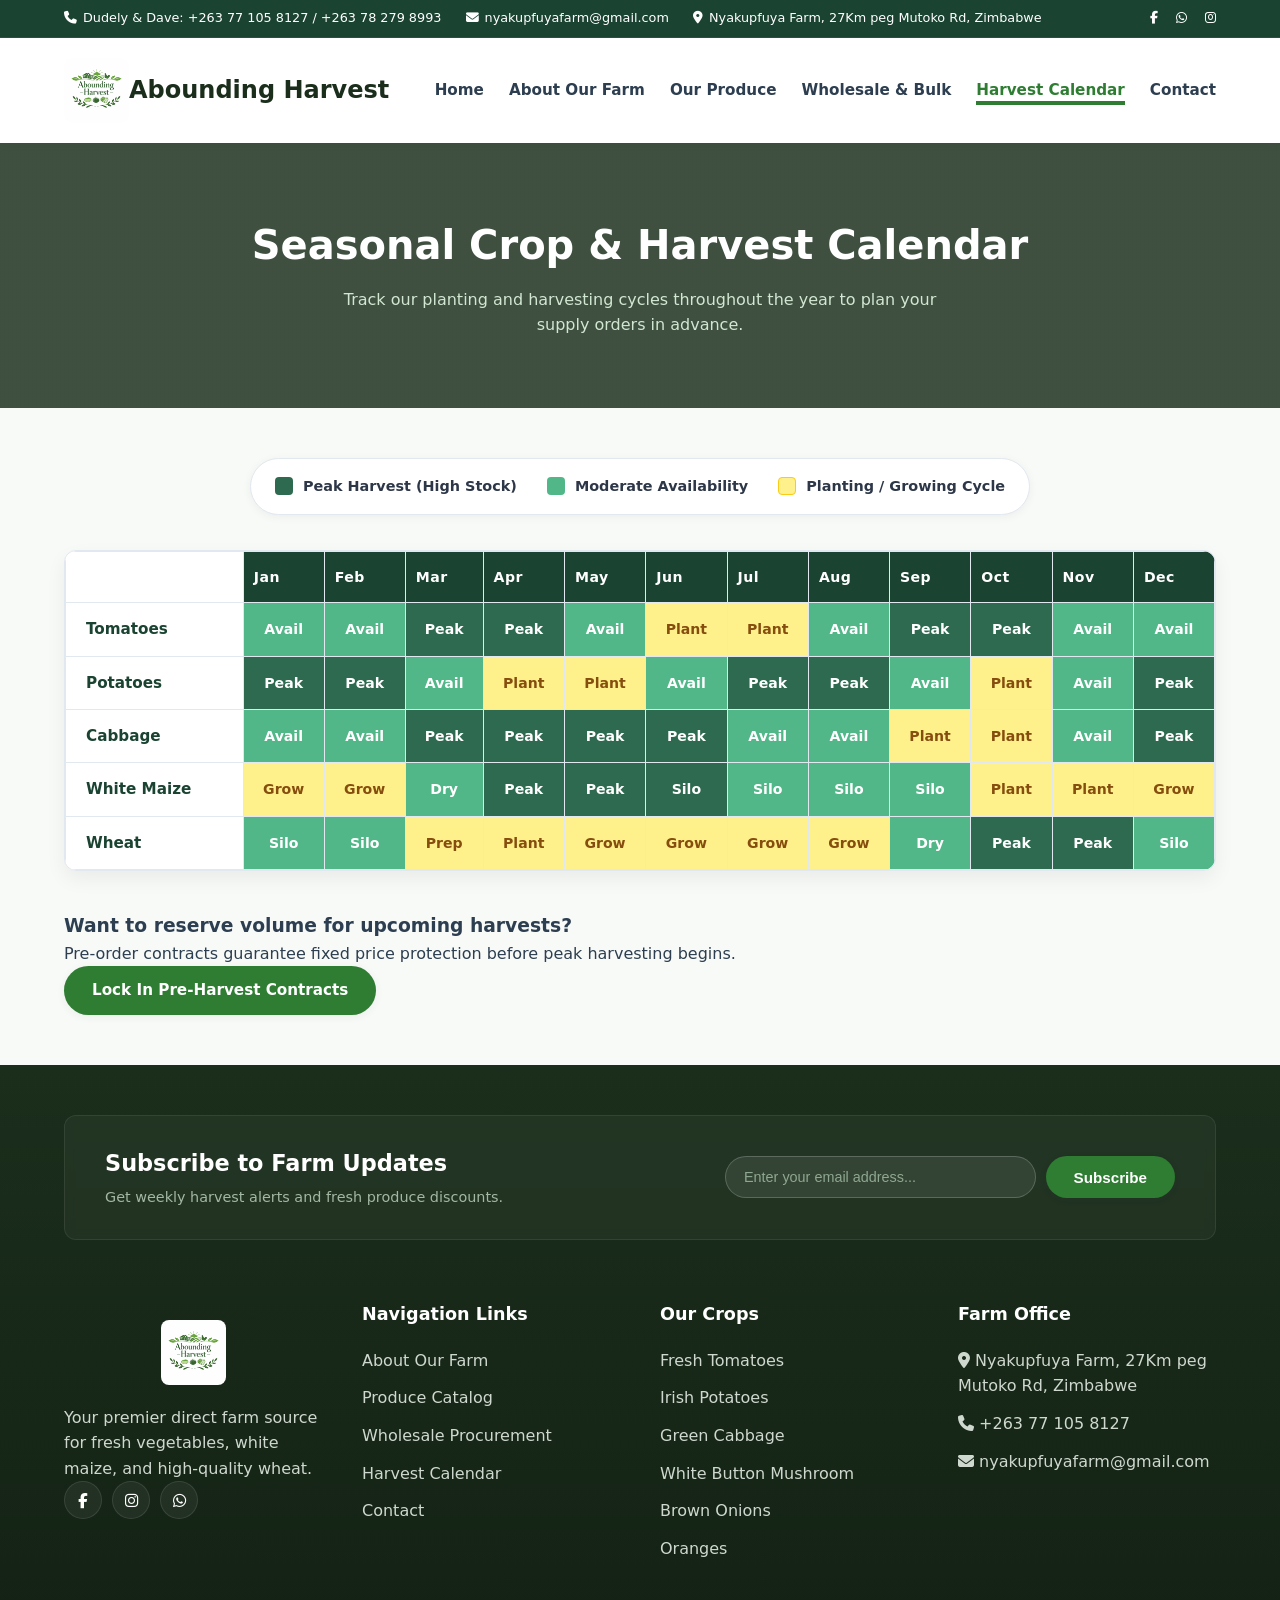
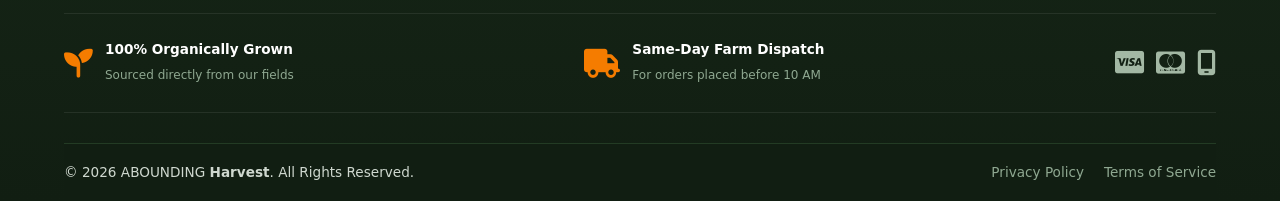
<file: Nyakupfuya Farm Website/harvest_calender.html>
<!DOCTYPE html>
<html lang="en">
<head>
  <meta charset="UTF-8">
  <meta name="viewport" content="width=device-width, initial-scale=1.0">
  <title>Harvest Calendar | Abounding Harvest</title>
  
  <!-- FontAwesome Icons -->
  <link rel="stylesheet" href="https://cdnjs.cloudflare.com/ajax/libs/font-awesome/6.4.0/css/all.min.css">
  
  <!-- Stylesheets & Scripts -->
  <link rel="stylesheet" href="style.css">
  <script src="script.js" defer></script>
</head>
<body>

  <!-- ================= TOP BAR ================= -->
  <div class="top-bar">
    <div class="container top-bar-content">
      <div class="top-info">
        <span><i class="fa-solid fa-phone"></i> Dudely & Dave: +263 77 105 8127 / +263 78 279 8993</span>
        <span><i class="fa-solid fa-envelope"></i> nyakupfuyafarm@gmail.com</span>
        <span><i class="fa-solid fa-location-dot"></i> Nyakupfuya Farm, 27Km peg Mutoko Rd, Zimbabwe</span>
      </div>
      <div class="top-socials">
        <a href="https://facebook.com" target="_blank" rel="noopener" aria-label="Facebook"><i class="fab fa-facebook-f"></i></a>
        <a href="https://wa.me/263782798993" target="_blank" rel="noopener" aria-label="WhatsApp"><i class="fab fa-whatsapp"></i></a>
        <a href="https://instagram.com" target="_blank" rel="noopener" aria-label="Instagram"><i class="fab fa-instagram"></i></a>
      </div>
    </div>
  </div>

  <!-- ================= NAVIGATION ================= -->
  <header class="main-header">
    <div class="container header-flex">
      <a href="index.html" class="logo">
        <img src="logo.jpg" alt="Nyakupfuya Farm Logo">
        <span>Abounding <strong>Harvest</strong></span>
      </a>

      <button class="mobile-menu-btn" id="mobile-toggle" aria-label="Toggle Menu">
        <i class="fa-solid fa-bars"></i>
      </button>

      <nav class="nav-menu" id="nav-menu">
        <ul class="nav-list">
          <li><a href="index.html">Home</a></li>
          <li><a href="aabout my farm.html">About Our Farm</a></li>
          <li><a href="shop.html">Our Produce</a></li>
          <li><a href="wholesale.html">Wholesale & Bulk</a></li>
          <li><a href="harvest_calender.html" class="active">Harvest Calendar</a></li>
          <li><a href="contact uss.html">Contact</a></li>
        </ul>
      </nav>
    </div>
  </header>

  <!-- ================= PAGE BANNER ================= -->
  <header class="page-banner calendar-banner">
    <div class="container">
      <h1>Seasonal Crop & Harvest Calendar</h1>
      <p>Track our planting and harvesting cycles throughout the year to plan your supply orders in advance.</p>
    </div>
  </header>

  <!-- ================= CALENDAR SECTION ================= -->
  <section class="calendar-section">
    <div class="container">
      
      <div class="calendar-legend">
        <div class="legend-item"><span class="box peak"></span> Peak Harvest (High Stock)</div>
        <div class="legend-item"><span class="box available"></span> Moderate Availability</div>
        <div class="legend-item"><span class="box planting"></span> Planting / Growing Cycle</div>
      </div>

      <!-- HARVEST TIMELINE TABLE -->
      <div class="calendar-table-wrapper">
        <table class="harvest-table">
          <thead>
            <tr>
              <th>Crop</th>
              <th>Jan</th><th>Feb</th><th>Mar</th><th>Apr</th>
              <th>May</th><th>Jun</th><th>Jul</th><th>Aug</th>
              <th>Sep</th><th>Oct</th><th>Nov</th><th>Dec</th>
            </tr>
          </thead>
          <tbody>
            <tr>
              <td><strong>Tomatoes</strong></td>
              <td class="available">Avail</td><td class="available">Avail</td><td class="peak">Peak</td><td class="peak">Peak</td>
              <td class="available">Avail</td><td class="planting">Plant</td><td class="planting">Plant</td><td class="available">Avail</td>
              <td class="peak">Peak</td><td class="peak">Peak</td><td class="available">Avail</td><td class="available">Avail</td>
            </tr>
            <tr>
              <td><strong>Potatoes</strong></td>
              <td class="peak">Peak</td><td class="peak">Peak</td><td class="available">Avail</td><td class="planting">Plant</td>
              <td class="planting">Plant</td><td class="available">Avail</td><td class="peak">Peak</td><td class="peak">Peak</td>
              <td class="available">Avail</td><td class="planting">Plant</td><td class="available">Avail</td><td class="peak">Peak</td>
            </tr>
            <tr>
              <td><strong>Cabbage</strong></td>
              <td class="available">Avail</td><td class="available">Avail</td><td class="peak">Peak</td><td class="peak">Peak</td>
              <td class="peak">Peak</td><td class="peak">Peak</td><td class="available">Avail</td><td class="available">Avail</td>
              <td class="planting">Plant</td><td class="planting">Plant</td><td class="available">Avail</td><td class="peak">Peak</td>
            </tr>
            <tr>
              <td><strong>White Maize</strong></td>
              <td class="planting">Grow</td><td class="planting">Grow</td><td class="available">Dry</td><td class="peak">Peak</td>
              <td class="peak">Peak</td><td class="peak">Silo</td><td class="available">Silo</td><td class="available">Silo</td>
              <td class="available">Silo</td><td class="planting">Plant</td><td class="planting">Plant</td><td class="planting">Grow</td>
            </tr>
            <tr>
              <td><strong>Wheat</strong></td>
              <td class="available">Silo</td><td class="available">Silo</td><td class="planting">Prep</td><td class="planting">Plant</td>
              <td class="planting">Grow</td><td class="planting">Grow</td><td class="planting">Grow</td><td class="planting">Grow</td>
              <td class="available">Dry</td><td class="peak">Peak</td><td class="peak">Peak</td><td class="available">Silo</td>
            </tr>
          </tbody>
        </table>
      </div>

      <div class="calendar-cta">
        <h3>Want to reserve volume for upcoming harvests?</h3>
        <p>Pre-order contracts guarantee fixed price protection before peak harvesting begins.</p>
        <a href="wholesale.html" class="btn btn-primary">Lock In Pre-Harvest Contracts</a>
      </div>

    </div>
  </section>

  <!-- ================= FOOTER ================= -->
  <footer id="contact" class="main-footer">
    <div class="container">
      
      <!-- Newsletter Strip -->
      <div class="footer-newsletter-banner">
        <div class="newsletter-text">
          <h3>Subscribe to Farm Updates</h3>
          <p>Get weekly harvest alerts and fresh produce discounts.</p>
        </div>
       
        <form action="https://formspree.io/f/xyegdaql" method="POST" class="newsletter-form">
          <input type="hidden" name="_subject" value="New Farm Newsletter Subscriber">
          <input type="email" name="subscriber_email" class="newsletter-input" placeholder="Enter your email address..." required />
          <button type="submit" class="btn btn-primary">Subscribe</button>
        </form>
      </div>

      <!-- Main Footer Grid -->
      <div class="footer-grid">
        
        <!-- Brand & Social -->
        <div class="footer-logo">
          <a href="index.html" class="logo footer-logo">
            <img src="logo.jpg" alt="Abounding Harvest logo">
          </a>
          <p>Your premier direct farm source for fresh vegetables, white maize, and high-quality wheat.</p>
          <div class="footer-social-pills">
            <a href="https://facebook.com" target="_blank" rel="noopener" class="social-pill" aria-label="Facebook"><i class="fa-brands fa-facebook-f"></i></a>
            <a href="https://instagram.com" target="_blank" rel="noopener" class="social-pill" aria-label="Instagram"><i class="fa-brands fa-instagram"></i></a>
            <a href="https://wa.me/263782798993" target="_blank" rel="noopener" class="social-pill" aria-label="WhatsApp"><i class="fa-brands fa-whatsapp"></i></a>
          </div>
        </div>

        <!-- Quick Links -->
        <div class="footer-col">
          <h4>Navigation Links</h4>
          <ul>
            <li><a href="aabout my farm.html">About Our Farm</a></li>
            <li><a href="shop.html">Produce Catalog</a></li>
            <li><a href="wholesale.html">Wholesale Procurement</a></li>
            <li><a href="harvest_calender.html">Harvest Calendar</a></li>
            <li><a href="contact uss.html">Contact</a></li>
          </ul>
        </div>

        <!-- Our Crops -->
        <div class="footer-col">
          <h4>Our Crops</h4>
          <ul>
            <li><a href="shop.html">Fresh Tomatoes</a></li>
            <li><a href="shop.html">Irish Potatoes</a></li>
            <li><a href="shop.html">Green Cabbage</a></li>
            <li><a href="shop.html">White Button Mushroom</a></li>
            <li><a href="shop.html">Brown Onions</a></li>
            <li><a href="shop.html">Oranges</a></li>
          </ul>
        </div>

        <!-- Farm Office -->
        <div class="footer-col">
          <h4>Farm Office</h4>
          <ul class="contact-list">
            <li><i class="fa-solid fa-location-dot"></i> Nyakupfuya Farm, 27Km peg Mutoko Rd, Zimbabwe</li>
            <li>
              <a href="https://wa.me/263782798993" target="_blank" style="color: inherit; text-decoration: none;">
                <i class="fa-solid fa-phone"></i> +263 77 105 8127
              </a>
            </li>
            <li>
              <a href="mailto:nyakupfuyafarm@gmail.com" style="color: inherit; text-decoration: none;">
                <i class="fa-solid fa-envelope"></i> nyakupfuyafarm@gmail.com
              </a>
            </li>
          </ul>
        </div>

      </div>

      <!-- Trust Badges Bar -->
      <div class="footer-trust-bar">
        <div class="trust-badge-item">
          <i class="fa-solid fa-seedling"></i>
          <div>
            <span>100% Organically Grown</span>
            <small>Sourced directly from our fields</small>
          </div>
        </div>
        <div class="trust-badge-item">
          <i class="fa-solid fa-truck"></i>
          <div>
            <span>Same-Day Farm Dispatch</span>
            <small>For orders placed before 10 AM</small>
          </div>
        </div>
        <div class="payment-icons">
          <i class="fa-brands fa-cc-visa"></i>
          <i class="fa-brands fa-cc-mastercard"></i>
          <i class="fa-solid fa-mobile-screen"></i>
        </div>
      </div>

      <!-- Copyright Bar -->
      <div class="footer-bottom">
        <div class="bottom-flex">
          <p>&copy; 2026 ABOUNDING <strong>Harvest</strong>. All Rights Reserved.</p>
          <div class="bottom-links">
            <a href="#">Privacy Policy</a>
            <a href="#">Terms of Service</a>
          </div>
        </div>
      </div>

    </div>
  </footer>
  <div style="overflow-x: auto; width: 100%;">
  <table class="calendar-table">
    <!-- Existing table content -->
  </table>
</div>

  <!-- SMART DUAL SCROLL BUTTON -->
  <button id="scrollBtn" aria-label="Scroll Toggle">↓</button>

</body>
</html>
</file>
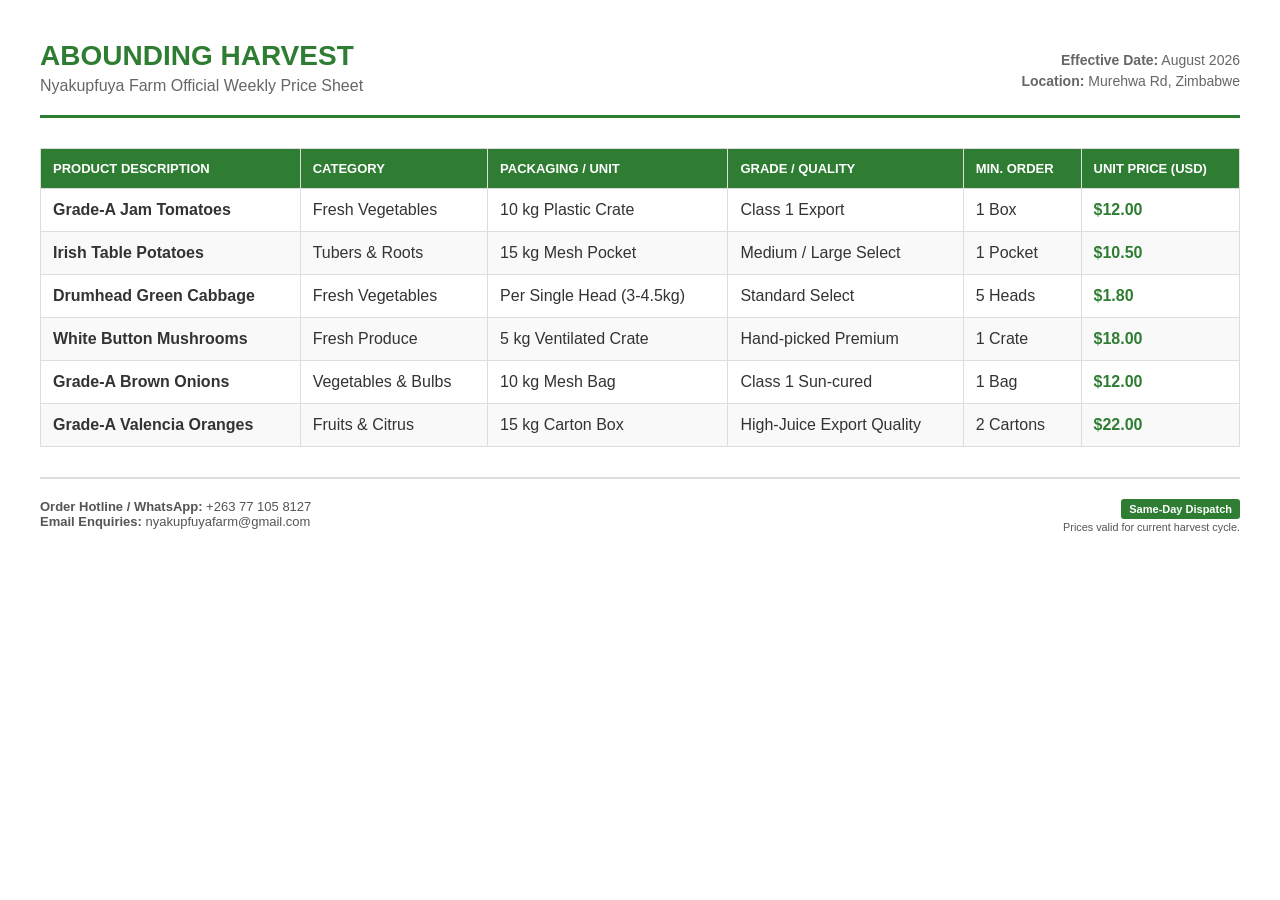
<file: Nyakupfuya Farm Website/price-sheet.html>
<!DOCTYPE html>
<html lang="en">
<head>
  <meta charset="UTF-8">
  <title>Nyakupfuya Farm - Official Weekly Price Sheet</title>
  <style>
    body {
      font-family: Arial, sans-serif;
      color: #333;
      margin: 0;
      padding: 40px;
      background-color: #fff;
    }
    .header {
      display: flex;
      justify-content: space-between;
      align-items: center;
      border-bottom: 3px solid #2e7d32;
      padding-bottom: 20px;
      margin-bottom: 30px;
    }
    .header h1 {
      margin: 0;
      color: #2e7d32;
      font-size: 28px;
      text-transform: uppercase;
    }
    .header p {
      margin: 5px 0 0 0;
      color: #666;
    }
    .meta-info {
      text-align: right;
      font-size: 14px;
    }
    table {
      width: 100%;
      border-collapse: collapse;
      margin-bottom: 30px;
    }
    th, td {
      border: 1px solid #ddd;
      padding: 12px;
      text-align: left;
    }
    th {
      background-color: #2e7d32;
      color: white;
      text-transform: uppercase;
      font-size: 13px;
    }
    tr:nth-child(even) {
      background-color: #f9f9f9;
    }
    .price {
      font-weight: bold;
      color: #2e7d32;
    }
    .footer {
      border-top: 2px solid #ddd;
      padding-top: 20px;
      font-size: 13px;
      color: #555;
      display: flex;
      justify-content: space-between;
    }
    .badge {
      display: inline-block;
      padding: 4px 8px;
      font-size: 11px;
      font-weight: bold;
      color: #fff;
      background-color: #2e7d32;
      border-radius: 3px;
    }
  </style>
</head>
<body>

  <div class="header">
    <div>
      <h1>Abounding Harvest</h1>
      <p>Nyakupfuya Farm Official Weekly Price Sheet</p>
    </div>
    <div class="meta-info">
      <p><strong>Effective Date:</strong> August 2026</p>
      <p><strong>Location:</strong> Murehwa Rd, Zimbabwe</p>
    </div>
  </div>

  <table>
    <thead>
      <tr>
        <th>Product Description</th>
        <th>Category</th>
        <th>Packaging / Unit</th>
        <th>Grade / Quality</th>
        <th>Min. Order</th>
        <th>Unit Price (USD)</th>
      </tr>
    </thead>
    <tbody>
      <tr>
        <td><strong>Grade-A Jam Tomatoes</strong></td>
        <td>Fresh Vegetables</td>
        <td>10 kg Plastic Crate</td>
        <td>Class 1 Export</td>
        <td>1 Box</td>
        <td class="price">$12.00</td>
      </tr>
      <tr>
        <td><strong>Irish Table Potatoes</strong></td>
        <td>Tubers & Roots</td>
        <td>15 kg Mesh Pocket</td>
        <td>Medium / Large Select</td>
        <td>1 Pocket</td>
        <td class="price">$10.50</td>
      </tr>
      <tr>
        <td><strong>Drumhead Green Cabbage</strong></td>
        <td>Fresh Vegetables</td>
        <td>Per Single Head (3-4.5kg)</td>
        <td>Standard Select</td>
        <td>5 Heads</td>
        <td class="price">$1.80</td>
      </tr>
      <tr>
        <td><strong>White Button Mushrooms</strong></td>
        <td>Fresh Produce</td>
        <td>5 kg Ventilated Crate</td>
        <td>Hand-picked Premium</td>
        <td>1 Crate</td>
        <td class="price">$18.00</td>
      </tr>
      <tr>
        <td><strong>Grade-A Brown Onions</strong></td>
        <td>Vegetables & Bulbs</td>
        <td>10 kg Mesh Bag</td>
        <td>Class 1 Sun-cured</td>
        <td>1 Bag</td>
        <td class="price">$12.00</td>
      </tr>
      <tr>
        <td><strong>Grade-A Valencia Oranges</strong></td>
        <td>Fruits & Citrus</td>
        <td>15 kg Carton Box</td>
        <td>High-Juice Export Quality</td>
        <td>2 Cartons</td>
        <td class="price">$22.00</td>
      </tr>
    </tbody>
  </table>

  <div class="footer">
    <div>
      <strong>Order Hotline / WhatsApp:</strong> +263 77 105 8127<br>
      <strong>Email Enquiries:</strong> nyakupfuyafarm@gmail.com
    </div>
    <div style="text-align: right;">
      <span class="badge">Same-Day Dispatch</span><br>
      <small>Prices valid for current harvest cycle.</small>
    </div>
  </div>

</body>
</html>
</file>
<file: Nyakupfuya Farm Website/style.css>
/* ==========================================================================
   1. DESIGN SYSTEM & ROOT VARIABLES
   ========================================================================== */
:root {
  /* Brand Palette */
  --primary-color: #2e7d32;       /* Fresh Farm Green */
  --primary-hover: #1b5e20;
  --primary-light: #e8f5e9;
  --secondary-color: #f57c00;     /* Warm Harvest Orange */
  --secondary-hover: #e65100;
  --dark-color: #1b2e1c;          /* Deep Earth Green */
  --dark-light: #233b24;
  --light-bg: #f4f7f4;            /* Soft Tinted Background */
  --white: #ffffff;
  --border-color: #e0e6e0;
  
  /* Neutral Typography */
  --text-color: #2c3e50;
  --text-muted: #6c757d;
  
  /* Status Colors */
  --success: #2e7d32;
  --warning: #f57c00;
  --danger: #e53935;

  /* Shadows */
  --shadow-sm: 0 2px 8px rgba(27, 46, 28, 0.06);
  --shadow-md: 0 5px 15px rgba(27, 46, 28, 0.08);
  --shadow-lg: 0 10px 30px rgba(27, 46, 28, 0.12);
  --shadow-hover: 0 15px 35px rgba(27, 46, 28, 0.16);

  /* Transitions & Radii */
  --radius-sm: 6px;
  --radius-md: 12px;
  --radius-lg: 20px;
  --radius-full: 9999px;
  --transition-fast: all 0.2s cubic-bezier(0.4, 0, 0.2, 1);
  --transition-smooth: all 0.3s cubic-bezier(0.4, 0, 0.2, 1);
}

/* ==========================================================================
   2. RESET & BASE STYLES
   ========================================================================== */
*, *::before, *::after {
  margin: 0;
  padding: 0;
  box-sizing: border-box;
}

html {
  scroll-behavior: smooth;
}

body {
  font-family: 'Segoe UI', system-ui, -apple-system, BlinkMacSystemFont, Roboto, sans-serif;
  color: var(--text-color);
  background-color: var(--white);
  line-height: 1.6;
  overflow-x: hidden;
}

img {
  max-width: 100%;
  height: auto;
  display: block;
}

.container {
  width: 90%;
  max-width: 1200px;
  margin: 0 auto;
}

/* Custom Scrollbar */
::-webkit-scrollbar {
  width: 10px;
}
::-webkit-scrollbar-track {
  background: var(--light-bg);
}
::-webkit-scrollbar-thumb {
  background: var(--primary-color);
  border-radius: var(--radius-full);
}
::-webkit-scrollbar-thumb:hover {
  background: var(--primary-hover);
}

/* ==========================================================================
   3. UTILITY TOP BAR & HEADER NAVIGATION
   ========================================================================== */
.top-bar {
  background-color: var(--dark-color);
  color: #d1e7d2;
  font-size: 0.85rem;
  padding: 8px 0;
  border-bottom: 1px solid rgba(255, 255, 255, 0.05);
}

.top-bar-content {
  display: flex;
  justify-content: space-between;
  align-items: center;
}

.top-info span {
  margin-right: 20px;
  display: inline-flex;
  align-items: center;
  gap: 6px;
}

.top-info i {
  color: var(--secondary-color);
}

.top-socials a {
  color: #d1e7d2;
  margin-left: 14px;
  transition: var(--transition-fast);
  display: inline-block;
}

.top-socials a:hover {
  color: var(--secondary-color);
  transform: translateY(-2px);
}

/* Main Header */
.main-header {
  background-color: var(--white);
  box-shadow: var(--shadow-sm);
  position: sticky;
  top: 0;
  z-index: 1000;
  backdrop-filter: blur(10px);
  background-color: rgba(255, 255, 255, 0.95);
}

.nav-container {
  display: flex;
  justify-content: space-between;
  align-items: center;
  padding: 12px 0;
}

.logo {
  display: flex;
  align-items: center;
  text-decoration: none;
  font-size: 1.5rem;
  font-weight: 800;
  color: var(--dark-color);
}

.logo img {
  height: 55px;
  width: auto;
  display: block;
}

.logo-icon {
  color: var(--primary-color);
  font-size: 1.8rem;
  margin-right: 8px;
}

.nav-menu ul {
  display: flex;
  list-style: none;
  gap: 25px;
}

.nav-menu ul li a {
  text-decoration: none;
  color: var(--text-color);
  font-weight: 600;
  font-size: 0.95rem;
  position: relative;
  padding: 5px 0;
  transition: var(--transition-fast);
}

.nav-menu ul li a::after {
  content: '';
  position: absolute;
  bottom: 0;
  left: 0;
  width: 0;
  height: 2px;
  background: var(--primary-color);
  transition: var(--transition-fast);
}

.nav-menu ul li a:hover,
.nav-menu ul li a.active {
  color: var(--primary-color);
}

.nav-menu ul li a:hover::after,
.nav-menu ul li a.active::after {
  width: 100%;
}

.nav-actions {
  display: flex;
  align-items: center;
  gap: 15px;
}

.cart-btn {
  background: var(--light-bg);
  border: 1px solid var(--border-color);
  padding: 8px 16px;
  border-radius: var(--radius-full);
  cursor: pointer;
  display: flex;
  align-items: center;
  gap: 8px;
  font-size: 1rem;
  color: var(--dark-color);
  transition: var(--transition-fast);
}

.cart-btn:hover {
  background: var(--primary-light);
  border-color: var(--primary-color);
  color: var(--primary-color);
}

.cart-badge {
  background-color: var(--secondary-color);
  color: var(--white);
  font-size: 0.75rem;
  font-weight: 700;
  border-radius: var(--radius-full);
  padding: 2px 8px;
}

.mobile-toggle {
  display: none;
  background: none;
  border: none;
  font-size: 1.5rem;
  color: var(--dark-color);
  cursor: pointer;
}

/* ==========================================================================
   4. BUTTONS & INTERACTIVE ELEMENTS
   ========================================================================== */
.btn {
  display: inline-flex;
  align-items: center;
  justify-content: center;
  gap: 8px;
  padding: 12px 28px;
  border-radius: var(--radius-full);
  font-weight: 600;
  font-size: 0.95rem;
  text-decoration: none;
  cursor: pointer;
  border: none;
  outline: none;
  transition: var(--transition-smooth);
  box-shadow: var(--shadow-sm);
}

.btn:hover {
  transform: translateY(-2px);
  box-shadow: var(--shadow-md);
}

.btn:active {
  transform: translateY(0);
}

.btn-primary {
  background-color: var(--primary-color);
  color: var(--white);
}

.btn-primary:hover {
  background-color: var(--primary-hover);
}

.btn-secondary {
  background-color: var(--secondary-color);
  color: var(--white);
}

.btn-secondary:hover {
  background-color: var(--secondary-hover);
}

.btn-outline {
  background-color: transparent;
  border: 2px solid var(--primary-color);
  color: var(--primary-color);
}

.btn-outline:hover {
  background-color: var(--primary-color);
  color: var(--white);
}

.btn-block {
  width: 100%;
}

/* ==========================================================================
   5. HERO & BANNER SECTIONS
   ========================================================================== */
.hero {
  position: relative;
  background: var(--dark-light);
  min-height: 80vh;
  display: flex;
  align-items: center;
  color: var(--white);
  overflow: hidden;
}

.hero-overlay {
  position: absolute;
  top: 0;
  left: 0;
  width: 100%;
  height: 100%;
  background: linear-gradient(135deg, rgba(15, 35, 16, 0.85) 0%, rgba(27, 46, 28, 0.6) 100%);
  z-index: 1;
}

.hero-content {
  position: relative;
  z-index: 10;
  max-width: 650px;
}

.hero-subtitle {
  color: var(--secondary-color);
  font-weight: 700;
  letter-spacing: 2px;
  font-size: 0.85rem;
  text-transform: uppercase;
  display: inline-block;
  margin-bottom: 12px;
  background: rgba(245, 124, 0, 0.15);
  padding: 4px 12px;
  border-radius: var(--radius-full);
}

.hero h1 {
  font-size: clamp(2.2rem, 5vw, 3.5rem);
  line-height: 1.15;
  margin-bottom: 20px;
  font-weight: 800;
}

.hero p {
  font-size: 1.15rem;
  margin-bottom: 30px;
  color: #e0eee0;
}

.page-banner {
  background: linear-gradient(rgba(15, 35, 16, 0.8), rgba(15, 35, 16, 0.8)), 
              url('https://images.unsplash.com/photo-1500382017468-9049fed747ef?auto=format&fit=crop&w=1600&q=80') center/cover;
  padding: 70px 0;
  color: var(--white);
  text-align: center;
}

.page-banner h1 {
  font-size: 2.5rem;
  margin-bottom: 10px;
  font-weight: 700;
}

.page-banner p {
  color: #d1e7d2;
  max-width: 600px;
  margin: 0 auto;
}

/* ==========================================================================
   6. CARDS, GRIDS & SECTIONS
   ========================================================================== */
.section-header {
  text-align: center;
  max-width: 700px;
  margin: 0 auto 50px;
}

.section-tag {
  display: inline-block;
  color: var(--primary-color);
  font-weight: 700;
  font-size: 0.85rem;
  letter-spacing: 2px;
  text-transform: uppercase;
  margin-bottom: 10px;
}

.section-header h2 {
  font-size: clamp(1.8rem, 4vw, 2.5rem);
  color: var(--dark-color);
  margin-bottom: 12px;
}

.section-header p {
  color: var(--text-muted);
  font-size: 1rem;
}

/* Quick Categories Grid */
.quick-categories {
  margin-top: -50px;
  position: relative;
  z-index: 20;
  padding-bottom: 50px;
}

.category-grid {
  display: grid;
  grid-template-columns: repeat(auto-fit, minmax(260px, 1fr));
  gap: 24px;
}

.category-card {
  background: var(--white);
  padding: 30px 24px;
  border-radius: var(--radius-md);
  box-shadow: var(--shadow-md);
  border-bottom: 4px solid var(--border-color);
  transition: var(--transition-smooth);
}

.category-card:hover {
  transform: translateY(-8px);
  box-shadow: var(--shadow-hover);
  border-bottom-color: var(--primary-color);
}

.category-card.highlighted {
  border-bottom-color: var(--primary-color);
}

.icon-wrapper {
  font-size: 2.5rem;
  color: var(--primary-color);
  margin-bottom: 15px;
}

.category-card h3 {
  margin-bottom: 8px;
  color: var(--dark-color);
}

.category-card p {
  color: var(--text-muted);
  font-size: 0.95rem;
  margin-bottom: 18px;
}

.link-btn {
  color: var(--primary-color);
  font-weight: 600;
  text-decoration: none;
  font-size: 0.9rem;
  display: inline-flex;
  align-items: center;
  gap: 5px;
}

.link-btn:hover {
  color: var(--primary-hover);
  text-decoration: underline;
}

/* Product Cards & Grid */
.produce-section {
  padding: 80px 0;
  background-color: var(--light-bg);
}

.product-grid {
  display: grid;
  grid-template-columns: repeat(auto-fit, minmax(260px, 1fr));
  gap: 28px;
}

.product-card {
  background: var(--white);
  border-radius: var(--radius-md);
  overflow: hidden;
  box-shadow: var(--shadow-sm);
  display: flex;
  flex-direction: column;
  transition: var(--transition-smooth);
  border: 1px solid var(--border-color);
}

.product-card:hover {
  transform: translateY(-6px);
  box-shadow: var(--shadow-hover);
}

.product-thumb {
  position: relative;
  height: 220px;
  overflow: hidden;
}

.product-thumb img {
  width: 100%;
  height: 100%;
  object-fit: cover;
  transition: transform 0.5s ease;
}

.product-card:hover .product-thumb img {
  transform: scale(1.08);
}

.badge {
  position: absolute;
  top: 15px;
  left: 15px;
  background: var(--primary-color);
  color: var(--white);
  font-size: 0.75rem;
  padding: 4px 10px;
  border-radius: var(--radius-full);
  font-weight: 700;
  letter-spacing: 0.5px;
}

.badge.bulk { background: var(--secondary-color); }
.badge.in-stock { background: var(--primary-color); }
.badge.low-stock { background: #d32f2f; }

.product-details {
  padding: 20px;
  display: flex;
  flex-direction: column;
  flex-grow: 1;
}

.category {
  font-size: 0.75rem;
  color: var(--text-muted);
  text-transform: uppercase;
  font-weight: 700;
  letter-spacing: 1px;
}

.product-details h3 {
  color: var(--dark-color);
  margin: 4px 0 8px;
  font-size: 1.15rem;
}

.product-details p {
  font-size: 0.9rem;
  color: var(--text-muted);
  margin-bottom: 15px;
  flex-grow: 1;
}

.product-meta {
  display: flex;
  justify-content: space-between;
  align-items: center;
  margin-bottom: 15px;
  padding-top: 12px;
  border-top: 1px solid var(--border-color);
}

.unit-label {
  font-size: 0.85rem;
  color: var(--text-muted);
}

.price {
  font-size: 1.3rem;
  font-weight: 800;
  color: var(--primary-color);
}

.btn-add {
  background: var(--light-bg);
  color: var(--dark-color);
  border: 1px solid var(--border-color);
  padding: 10px;
  border-radius: var(--radius-sm);
  cursor: pointer;
  font-weight: 600;
  width: 100%;
  transition: var(--transition-fast);
}

.btn-add:hover {
  background: var(--primary-color);
  color: var(--white);
  border-color: var(--primary-color);
}

/* Catalog Filter Controls */
.catalog-toolbar {
  display: flex;
  justify-content: space-between;
  align-items: center;
  margin-bottom: 30px;
  flex-wrap: wrap;
  gap: 15px;
}

.filter-buttons {
  display: flex;
  gap: 10px;
  flex-wrap: wrap;
}

.filter-btn {
  background: var(--white);
  border: 1px solid var(--border-color);
  padding: 8px 20px;
  border-radius: var(--radius-full);
  font-weight: 600;
  font-size: 0.9rem;
  cursor: pointer;
  transition: var(--transition-fast);
}

.filter-btn.active, .filter-btn:hover {
  background: var(--primary-color);
  color: var(--white);
  border-color: var(--primary-color);
}

/* ==========================================================================
   7. ABOUT, STATS & TESTIMONIALS
   ========================================================================== */
.about-section, .why-us, .wholesale-section {
  padding: 80px 0;
  background-color: var(--white);
}

.about-grid, .story-grid, .wholesale-grid {
  display: grid;
  grid-template-columns: 1fr 1fr;
  gap: 50px;
  align-items: center;
}

.about-image-wrapper {
  position: relative;
}

.main-img-box img {
  width: 100%;
  border-radius: var(--radius-md);
  box-shadow: var(--shadow-lg);
}

.experience-badge {
  position: absolute;
  bottom: -20px;
  right: -20px;
  background: var(--primary-color);
  color: var(--white);
  padding: 20px 25px;
  border-radius: var(--radius-md);
  display: flex;
  flex-direction: column;
  align-items: center;
  text-align: center;
  box-shadow: var(--shadow-md);
}

.experience-badge .years {
  font-size: 2.2rem;
  font-weight: 800;
  line-height: 1;
}

/* Stats Banner */
.stats-banner {
  background: var(--dark-color);
  color: var(--white);
  padding: 60px 0;
}

.stats-grid {
  display: grid;
  grid-template-columns: repeat(auto-fit, minmax(160px, 1fr));
  gap: 25px;
  text-align: center;
}

.stat-item h2 {
  font-size: 2.8rem;
  color: var(--secondary-color);
  font-weight: 800;
  margin-bottom: 5px;
}

.stat-item p {
  font-size: 0.95rem;
  color: #d1e7d2;
}

/* Why Choose Us Section */
.why-grid {
  display: grid;
  grid-template-columns: repeat(auto-fit, minmax(220px, 1fr));
  gap: 30px;
}

.why-card {
  text-align: center;
  padding: 35px 25px;
  border-radius: var(--radius-md);
  background: var(--white);
  box-shadow: var(--shadow-md);
  border: 1px solid var(--border-color);
  transition: var(--transition-smooth);
}

.why-card:hover {
  transform: translateY(-8px);
  box-shadow: var(--shadow-hover);
}

.why-card i {
  font-size: 2.5rem;
  color: var(--primary-color);
  margin-bottom: 15px;
}

/* Testimonials */
.testimonials-section, .testimonials {
  padding: 80px 0;
  background-color: var(--light-bg);
}

.testimonial-grid {
  display: grid;
  grid-template-columns: repeat(auto-fit, minmax(300px, 1fr));
  gap: 30px;
}

.testimonial-card {
  background: var(--white);
  padding: 35px;
  border-radius: var(--radius-md);
  box-shadow: var(--shadow-sm);
  border: 1px solid var(--border-color);
  display: flex;
  flex-direction: column;
  justify-content: space-between;
}

.stars {
  color: var(--secondary-color);
  margin-bottom: 15px;
  font-size: 1.1rem;
}

.testimonial-card p {
  font-style: italic;
  color: var(--text-color);
  margin-bottom: 20px;
  line-height: 1.7;
}

.user-info h4 {
  color: var(--dark-color);
  font-weight: 700;
}

.user-info span {
  font-size: 0.85rem;
  color: var(--text-muted);
}

/* ==========================================================================
   8. FORMS & TABLES
   ========================================================================== */
.form-card, .contract-form-wrapper {
  background: var(--light-bg);
  padding: 35px;
  border-radius: var(--radius-md);
  box-shadow: var(--shadow-sm);
  border: 1px solid var(--border-color);
}

.form-group {
  margin-bottom: 18px;
}

.form-row {
  display: grid;
  grid-template-columns: 1fr 1fr;
  gap: 15px;
}

.form-group label {
  display: block;
  font-size: 0.85rem;
  font-weight: 700;
  margin-bottom: 6px;
  color: var(--dark-color);
}

.form-group input,
.form-group select,
.commercial-form textarea {
  width: 100%;
  padding: 12px;
  border: 1px solid var(--border-color);
  border-radius: var(--radius-sm);
  font-size: 0.95rem;
  background: var(--white);
  outline: none;
  transition: var(--transition-fast);
}

.form-group input:focus,
.form-group select:focus,
.commercial-form textarea:focus {
  border-color: var(--primary-color);
  box-shadow: 0 0 0 3px rgba(46, 125, 50, 0.15);
}

/* Tables */
.specs-table-container {
  margin-bottom: 50px;
  overflow-x: auto;
}

.wholesale-table, .harvest-table {
  width: 100%;
  border-collapse: collapse;
  background: var(--white);
  box-shadow: var(--shadow-sm);
  border-radius: var(--radius-md);
  overflow: hidden;
}

.wholesale-table th, .wholesale-table td,
.harvest-table th, .harvest-table td {
  padding: 16px 20px;
  text-align: left;
  border-bottom: 1px solid var(--border-color);
}

.wholesale-table th, .harvest-table th {
  background: var(--dark-color);
  color: var(--white);
  font-weight: 600;
}

.box.peak, td.peak { background-color: var(--primary-color); color: white; text-align: center; font-weight: 600; }
.box.available, td.available { background-color: #81c784; color: #0d3810; text-align: center; font-weight: 600; }
.box.planting, td.planting { background-color: #ffe082; color: #5d4037; text-align: center; font-weight: 600; }

/* ==========================================================================
   9. GLASSMORPHIC CART MODAL DRAWER
   ========================================================================== */
.cart-modal-overlay {
  position: fixed;
  top: 0;
  left: 0;
  width: 100%;
  height: 100%;
  background: rgba(15, 35, 16, 0.4);
  backdrop-filter: blur(8px);
  -webkit-backdrop-filter: blur(8px);
  z-index: 99999;
  display: flex;
  justify-content: flex-end;
  opacity: 0;
  pointer-events: none;
  transition: opacity 0.4s cubic-bezier(0.25, 1, 0.5, 1);
}

.cart-modal-overlay.active {
  opacity: 1;
  pointer-events: auto;
}

.cart-modal-content {
  background: var(--white);
  width: 100%;
  max-width: 440px;
  height: 100%;
  display: flex;
  flex-direction: column;
  box-shadow: -10px 0 35px rgba(0, 0, 0, 0.15);
  transform: translateX(100%);
  transition: transform 0.4s cubic-bezier(0.25, 1, 0.5, 1);
}

.cart-modal-overlay.active .cart-modal-content {
  transform: translateX(0);
}

.cart-header {
  padding: 24px;
  background: var(--dark-color);
  color: var(--white);
  display: flex;
  justify-content: space-between;
  align-items: center;
  border-bottom: 1px solid rgba(255, 255, 255, 0.1);
}

.cart-header h3 {
  font-size: 1.25rem;
  font-weight: 700;
}

.close-cart {
  background: rgba(255, 255, 255, 0.1);
  border: none;
  color: var(--white);
  font-size: 1.5rem;
  width: 36px;
  height: 36px;
  border-radius: var(--radius-full);
  display: flex;
  align-items: center;
  justify-content: center;
  cursor: pointer;
  transition: var(--transition-fast);
}

.close-cart:hover {
  background: rgba(255, 255, 255, 0.2);
  transform: rotate(90deg);
}

.cart-body {
  padding: 24px;
  flex-grow: 1;
  overflow-y: auto;
  background: var(--light-bg);
}

.cart-item {
  display: flex;
  justify-content: space-between;
  align-items: center;
  background: var(--white);
  padding: 16px;
  border-radius: var(--radius-md);
  margin-bottom: 14px;
  box-shadow: var(--shadow-sm);
  border: 1px solid var(--border-color);
  transition: var(--transition-fast);
}

.cart-item:hover {
  transform: translateY(-2px);
  box-shadow: var(--shadow-md);
}

.quantity-controls {
  display: flex;
  align-items: center;
  background: var(--light-bg);
  padding: 4px;
  border-radius: var(--radius-full);
  border: 1px solid var(--border-color);
}

.quantity-controls button {
  background: var(--white);
  border: 1px solid var(--border-color);
  color: var(--dark-color);
  width: 28px;
  height: 28px;
  border-radius: var(--radius-full);
  font-weight: bold;
  cursor: pointer;
  display: flex;
  align-items: center;
  justify-content: center;
  transition: var(--transition-fast);
}

.quantity-controls button:hover {
  background: var(--primary-color);
  color: var(--white);
  border-color: var(--primary-color);
}

.quantity-controls span {
  font-size: 0.95rem;
  min-width: 28px;
  text-align: center;
  font-weight: 600;
}

.remove-btn {
  background: #fff5f5;
  border: 1px solid #ffe3e3;
  color: var(--danger);
  width: 36px;
  height: 36px;
  border-radius: var(--radius-sm);
  display: flex;
  align-items: center;
  justify-content: center;
  cursor: pointer;
  transition: var(--transition-fast);
}

.remove-btn:hover {
  background: var(--danger);
  color: var(--white);
  border-color: var(--danger);
}

.cart-footer {
  padding: 24px;
  background: var(--white);
  border-top: 1px solid var(--border-color);
}

.total-row {
  display: flex;
  justify-content: space-between;
  align-items: center;
  font-size: 1.15rem;
  font-weight: 700;
  color: var(--dark-color);
  margin-bottom: 20px;
}

#cart-total {
  font-size: 1.4rem;
  color: var(--primary-color);
}

.checkout-btn {
  background: #25d366 !important;
  color: var(--white) !important;
  width: 100%;
  padding: 16px;
  border: none;
  border-radius: var(--radius-md);
  font-weight: 700;
  font-size: 1.05rem;
  cursor: pointer;
  display: flex;
  align-items: center;
  justify-content: center;
  gap: 10px;
  box-shadow: 0 4px 14px rgba(37, 211, 102, 0.3);
  transition: var(--transition-smooth);
}

.checkout-btn:hover {
  background: #20ba5a !important;
  transform: translateY(-2px);
  box-shadow: 0 6px 20px rgba(37, 211, 102, 0.4);
}

/* ==========================================================================
   10. FOOTER & FLOATING ACTIONS
   ========================================================================== */
.main-footer {
  background: var(--dark-color);
  color: #cfd8cf;
  padding-top: 60px;
}

.footer-grid {
  display: grid;
  grid-template-columns: repeat(auto-fit, minmax(220px, 1fr));
  gap: 40px;
  padding-bottom: 40px;
}

.footer-col h4 {
  color: var(--white);
  margin-bottom: 20px;
  font-size: 1.1rem;
  font-weight: 700;
}

.footer-col ul {
  list-style: none;
}

.footer-col ul li {
  margin-bottom: 12px;
}

.footer-col ul li a {
  color: #cfd8cf;
  text-decoration: none;
  transition: var(--transition-fast);
}

.footer-col ul li a:hover {
  color: var(--secondary-color);
  padding-left: 4px;
}

.footer-bottom {
  background: #111e12;
  padding: 18px 0;
  font-size: 0.85rem;
  border-top: 1px solid var(--dark-light);
}

.bottom-flex {
  display: flex;
  justify-content: space-between;
  align-items: center;
}

/* Floating Scroll & WhatsApp Action Buttons */
#scrollBtn {
  position: fixed;
  right: 25px;
  bottom: 25px;
  width: 48px;
  height: 48px;
  background: var(--primary-color);
  color: var(--white);
  border: none;
  border-radius: var(--radius-full);
  font-size: 1.4rem;
  cursor: pointer;
  box-shadow: var(--shadow-md);
  z-index: 990;
  display: none;
  align-items: center;
  justify-content: center;
  transition: var(--transition-smooth);
}

#scrollBtn:hover {
  background: var(--primary-hover);
  transform: scale(1.1);
}

.whatsapp-float {
  position: fixed;
  left: 25px;
  bottom: 25px;
  width: 52px;
  height: 52px;
  background-color: #25d366;
  color: var(--white);
  border-radius: var(--radius-full);
  display: flex;
  align-items: center;
  justify-content: center;
  font-size: 1.8rem;
  box-shadow: 0 4px 15px rgba(37, 211, 102, 0.4);
  z-index: 990;
  text-decoration: none;
  transition: var(--transition-smooth);
}

.whatsapp-float:hover {
  transform: scale(1.1);
  box-shadow: 0 6px 20px rgba(37, 211, 102, 0.6);
}

/* ==========================================================================
   11. MEDIA QUERIES & RESPONSIVENESS
   ========================================================================== */
@media (max-width: 900px) {
  .about-grid, .story-grid, .wholesale-grid {
    grid-template-columns: 1fr;
    gap: 30px;
  }

  .experience-badge {
    bottom: 10px;
    right: 10px;
  }
}

@media (max-width: 768px) {
  .top-bar { display: none; }
  .mobile-toggle { display: block; }
  
  .nav-menu {
    position: absolute;
    top: 100%;
    left: 0;
    width: 100%;
    background: var(--white);
    display: none;
    box-shadow: var(--shadow-md);
    padding: 10px 0;
  }
  
  .nav-menu.active { display: block; }
  
  .nav-menu ul { 
    flex-direction: column; 
    gap: 0;
  }
  
  .nav-menu ul li a {
    display: block;
    padding: 12px 20px;
    border-bottom: 1px solid var(--border-color);
  }

  .nav-menu ul li a::after { display: none; }

  .hero { height: auto; padding: 80px 0; }
  
  .bottom-flex {
    flex-direction: column;
    gap: 10px;
    text-align: center;
  }
}

@media (max-width: 480px) {
  .form-row { grid-template-columns: 1fr; }
  .cart-modal-content { max-width: 100%; }
}

Here is the expanded CSS sheet containing all five features: interactive animations, catalog filter and search components, product quick-view modal, notification toasts, and a complete checkout/order summary layout.

Append these modules directly to the bottom of your existing stylesheet:

```css
/* ==========================================================================
   12. INTERACTIVE MICRO-ANIMATIONS & PULSE EFFECTS
   ========================================================================== */
@keyframes pulseGlow {
  0% { box-shadow: 0 0 0 0 rgba(46, 125, 50, 0.4); }
  70% { box-shadow: 0 0 0 10px rgba(46, 125, 50, 0); }
  100% { box-shadow: 0 0 0 0 rgba(46, 125, 50, 0); }
}

@keyframes spin {
  to { transform: rotate(360deg); }
}

@keyframes slideInRight {
  from { transform: translateX(100%); opacity: 0; }
  to { transform: translateX(0); opacity: 1; }
}

@keyframes fadeOut {
  from { opacity: 1; }
  to { opacity: 0; }
}

.badge.pulse {
  animation: pulseGlow 2s infinite;
}

.spinner {
  width: 20px;
  height: 20px;
  border: 2px solid rgba(255, 255, 255, 0.3);
  border-radius: 50%;
  border-top-color: var(--white);
  animation: spin 0.8s linear infinite;
  display: inline-block;
}

/* Skeleton Loading Shimmer */
.skeleton {
  background: linear-gradient(90deg, #f0f0f0 25%, #e0e0e0 50%, #f0f0f0 75%);
  background-size: 200% 100%;
  animation: skeletonLoading 1.5s infinite;
  border-radius: var(--radius-sm);
}

@keyframes skeletonLoading {
  0% { background-position: 200% 0; }
  100% { background-position: -200% 0; }
}

/* ==========================================================================
   13. SEARCH BAR & ADVANCED CATALOG FILTERS
   ========================================================================== */
.catalog-search-bar {
  display: flex;
  gap: 12px;
  max-width: 600px;
  margin: 0 auto 30px;
  position: relative;
}

.search-input-wrapper {
  position: relative;
  flex-grow: 1;
}

.search-input-wrapper i {
  position: absolute;
  left: 15px;
  top: 50%;
  transform: translateY(-50%);
  color: var(--text-muted);
}

.search-input {
  width: 100%;
  padding: 12px 15px 12px 42px;
  border: 1px solid var(--border-color);
  border-radius: var(--radius-full);
  font-size: 0.95rem;
  outline: none;
  transition: var(--transition-fast);
}

.search-input:focus {
  border-color: var(--primary-color);
  box-shadow: 0 0 0 3px rgba(46, 125, 50, 0.15);
}

.filter-select {
  padding: 0 20px;
  border: 1px solid var(--border-color);
  border-radius: var(--radius-full);
  background: var(--white);
  font-size: 0.9rem;
  font-weight: 600;
  color: var(--text-color);
  cursor: pointer;
}

.active-filters {
  display: flex;
  gap: 8px;
  flex-wrap: wrap;
  margin-bottom: 20px;
}

.filter-tag {
  background: var(--primary-light);
  color: var(--primary-color);
  padding: 4px 12px;
  border-radius: var(--radius-full);
  font-size: 0.8rem;
  font-weight: 600;
  display: inline-flex;
  align-items: center;
  gap: 6px;
}

.filter-tag button {
  background: none;
  border: none;
  color: var(--primary-color);
  cursor: pointer;
  font-size: 0.9rem;
}

/* ==========================================================================
   14. PRODUCT QUICK-VIEW MODAL
   ========================================================================== */
.quickview-overlay {
  position: fixed;
  top: 0;
  left: 0;
  width: 100%;
  height: 100%;
  background: rgba(15, 35, 16, 0.6);
  backdrop-filter: blur(5px);
  z-index: 100000;
  display: flex;
  align-items: center;
  justify-content: center;
  padding: 20px;
  opacity: 0;
  pointer-events: none;
  transition: opacity 0.3s ease;
}

.quickview-overlay.active {
  opacity: 1;
  pointer-events: auto;
}

.quickview-modal {
  background: var(--white);
  border-radius: var(--radius-md);
  max-width: 800px;
  width: 100%;
  max-height: 90vh;
  overflow-y: auto;
  position: relative;
  display: grid;
  grid-template-columns: 1fr 1fr;
  box-shadow: var(--shadow-lg);
}

.quickview-image {
  height: 100%;
  min-height: 350px;
}

.quickview-image img {
  width: 100%;
  height: 100%;
  object-fit: cover;
}

.quickview-details {
  padding: 30px;
  display: flex;
  flex-direction: column;
}

.close-quickview {
  position: absolute;
  top: 15px;
  right: 15px;
  background: var(--light-bg);
  border: none;
  width: 32px;
  height: 32px;
  border-radius: 50%;
  cursor: pointer;
  font-size: 1.2rem;
  z-index: 10;
}

.nutrition-facts {
  margin: 15px 0;
  background: var(--light-bg);
  padding: 12px;
  border-radius: var(--radius-sm);
  font-size: 0.85rem;
}

.nutrition-facts ul {
  list-style: none;
  display: flex;
  justify-content: space-between;
}

/* ==========================================================================
   15. NOTIFICATION TOAST SYSTEM
   ========================================================================== */
.toast-container {
  position: fixed;
  bottom: 25px;
  right: 25px;
  z-index: 100001;
  display: flex;
  flex-direction: column;
  gap: 10px;
}

.toast {
  background: var(--dark-color);
  color: var(--white);
  padding: 14px 20px;
  border-radius: var(--radius-md);
  box-shadow: var(--shadow-md);
  display: flex;
  align-items: center;
  gap: 12px;
  min-width: 280px;
  animation: slideInRight 0.3s ease, fadeOut 0.3s 2.7s forwards;
  border-left: 4px solid var(--primary-color);
}

.toast.success { border-left-color: var(--primary-color); }
.toast.warning { border-left-color: var(--secondary-color); }
.toast.danger { border-left-color: var(--danger); }

/* ==========================================================================
   16. CHECKOUT & ORDER SUMMARY PAGE
   ========================================================================== */
.checkout-section {
  padding: 60px 0;
  background: var(--light-bg);
}

.checkout-grid {
  display: grid;
  grid-template-columns: 1.6fr 1fr;
  gap: 30px;
}

.checkout-card {
  background: var(--white);
  padding: 30px;
  border-radius: var(--radius-md);
  box-shadow: var(--shadow-sm);
  border: 1px solid var(--border-color);
  margin-bottom: 20px;
}

.checkout-card h3 {
  margin-bottom: 20px;
  color: var(--dark-color);
  border-bottom: 2px solid var(--light-bg);
  padding-bottom: 10px;
}

.payment-methods {
  display: grid;
  grid-template-columns: repeat(3, 1fr);
  gap: 12px;
  margin-top: 15px;
}

.payment-option {
  border: 1px solid var(--border-color);
  border-radius: var(--radius-sm);
  padding: 15px;
  text-align: center;
  cursor: pointer;
  transition: var(--transition-fast);
}

.payment-option:hover,
.payment-option.active {
  border-color: var(--primary-color);
  background: var(--primary-light);
}

.payment-option i {
  font-size: 1.5rem;
  color: var(--primary-color);
  display: block;
  margin-bottom: 5px;
}

.order-summary-list {
  list-style: none;
  margin-bottom: 20px;
}

.order-summary-item {
  display: flex;
  justify-content: space-between;
  padding: 10px 0;
  border-bottom: 1px solid var(--border-color);
  font-size: 0.95rem;
}

.order-summary-item.total {
  font-weight: 800;
  font-size: 1.2rem;
  color: var(--primary-color);
  border-bottom: none;
}

@media (max-width: 768px) {
  .quickview-modal { grid-template-columns: 1fr; }
  .quickview-image { height: 200px; min-height: auto; }
  .checkout-grid { grid-template-columns: 1fr; }
  .payment-methods { grid-template-columns: 1fr; }
}

/* ==========================================================================
   17. ENHANCED FOOTER & COMMUNITY SCULPTING
   ========================================================================== */
.main-footer {
  background: linear-gradient(180deg, var(--dark-color) 0%, #111e12 100%);
  color: #cfd8cf;
  padding-top: 50px;
  position: relative;
}

/* Newsletter Highlight Strip */
.footer-newsletter-banner {
  background: rgba(255, 255, 255, 0.04);
  border: 1px solid rgba(255, 255, 255, 0.08);
  border-radius: var(--radius-md);
  padding: 30px 40px;
  margin-bottom: 60px;
  display: flex;
  justify-content: space-between;
  align-items: center;
  gap: 30px;
  backdrop-filter: blur(5px);
}

.newsletter-text h3 {
  color: var(--white);
  font-size: 1.4rem;
  margin-bottom: 4px;
}

.newsletter-text p {
  color: #a3b8a4;
  font-size: 0.9rem;
}

.newsletter-form {
  display: flex;
  gap: 10px;
  width: 100%;
  max-width: 450px;
}

.newsletter-input {
  flex-grow: 1;
  padding: 12px 18px;
  border-radius: var(--radius-full);
  border: 1px solid rgba(255, 255, 255, 0.2);
  background: rgba(255, 255, 255, 0.08);
  color: var(--white);
  font-size: 0.9rem;
  outline: none;
  transition: var(--transition-fast);
}

.newsletter-input:focus {
  border-color: var(--secondary-color);
  background: rgba(255, 255, 255, 0.15);
}

.newsletter-input::placeholder {
  color: #8fa891;
}

/* Footer Grid Extensions */
.footer-brand p {
  font-size: 0.9rem;
  color: #a3b8a4;
  margin-bottom: 20px;
  line-height: 1.7;
}

.footer-social-pills {
  display: flex;
  gap: 10px;
}

.social-pill {
  width: 38px;
  height: 38px;
  border-radius: 50%;
  background: rgba(255, 255, 255, 0.06);
  color: var(--white);
  display: flex;
  align-items: center;
  justify-content: center;
  text-decoration: none;
  font-size: 0.95rem;
  transition: var(--transition-fast);
  border: 1px solid rgba(255, 255, 255, 0.1);
}

.social-pill:hover {
  background: var(--secondary-color);
  color: var(--white);
  transform: translateY(-3px);
  border-color: var(--secondary-color);
}

.footer-hours-list {
  list-style: none;
}

.footer-hours-list li {
  display: flex;
  justify-content: space-between;
  font-size: 0.88rem;
  padding: 6px 0;
  border-bottom: 1px solid rgba(255, 255, 255, 0.05);
}

.footer-hours-list .day { color: #a3b8a4; }
.footer-hours-list .time { color: var(--white); font-weight: 600; }

/* Trust Badges & Payment Icons Bar */
.footer-trust-bar {
  display: flex;
  justify-content: space-between;
  align-items: center;
  padding: 25px 0;
  border-top: 1px solid rgba(255, 255, 255, 0.08);
  border-bottom: 1px solid rgba(255, 255, 255, 0.08);
  margin-bottom: 30px;
  flex-wrap: wrap;
  gap: 20px;
}

.trust-badge-item {
  display: flex;
  align-items: center;
  gap: 12px;
}

.trust-badge-item i {
  font-size: 1.8rem;
  color: var(--secondary-color);
}

.trust-badge-item span {
  font-size: 0.85rem;
  color: var(--white);
  font-weight: 600;
  display: block;
}

.trust-badge-item small {
  color: #8fa891;
  font-size: 0.75rem;
}

.payment-icons {
  display: flex;
  gap: 12px;
  font-size: 1.6rem;
  color: #a3b8a4;
}

/* Footer Bottom Layout */
.bottom-links {
  display: flex;
  gap: 20px;
}

.bottom-links a {
  color: #8fa891;
  text-decoration: none;
  transition: var(--transition-fast);
}

.bottom-links a:hover {
  color: var(--secondary-color);
}

/* Responsive Footer Adjustments */
@media (max-width: 900px) {
  .footer-newsletter-banner {
    flex-direction: column;
    text-align: center;
    padding: 25px 20px;
  }

  .newsletter-form {
    max-width: 100%;
  }

  .footer-trust-bar {
    flex-direction: column;
    align-items: flex-start;
  }
}

/* ==========================================================================
   18. HEADER & NAVIGATION EXTENSIONS
   ========================================================================== */

/* Top Bar */
.top-bar {
  background: var(--dark-color);
  color: #a3b8a4;
  font-size: 0.8rem;
  padding: 8px 0;
  border-bottom: 1px solid rgba(255, 255, 255, 0.08);
}

.top-bar-flex {
  display: flex;
  justify-content: space-between;
  align-items: center;
}

.top-bar-info {
  display: flex;
  align-items: center;
  gap: 15px;
}

.top-bar-info i {
  color: var(--secondary-color);
  margin-right: 4px;
}

.top-bar-info .divider {
  color: rgba(255, 255, 255, 0.2);
}

.top-bar-actions {
  display: flex;
  align-items: center;
  gap: 15px;
}

.currency-select {
  background: transparent;
  color: #a3b8a4;
  border: 1px solid rgba(255, 255, 255, 0.2);
  border-radius: 4px;
  padding: 2px 6px;
  font-size: 0.75rem;
  outline: none;
  cursor: pointer;
}

.currency-select option {
  background: var(--dark-color);
  color: var(--white);
}

.top-bar-link {
  color: #a3b8a4;
  text-decoration: none;
  transition: var(--transition-fast);
}

.top-bar-link:hover {
  color: var(--white);
}

/* Sticky Header */
.sticky-header {
  position: sticky;
  top: 0;
  z-index: 1000;
  background: var(--white);
  box-shadow: 0 4px 15px rgba(0, 0, 0, 0.05);
  transition: var(--transition-fast);
}

/* Header Search Bar */
.header-search {
  flex: 1;
  max-width: 320px;
  margin: 0 20px;
}

.search-form {
  display: flex;
  align-items: center;
  background: var(--light-bg);
  border-radius: var(--radius-full);
  padding: 4px 6px 4px 16px;
  border: 1px solid var(--border-color);
  transition: var(--transition-fast);
}

.search-form:focus-within {
  border-color: var(--primary-color);
  box-shadow: 0 0 0 3px rgba(46, 125, 50, 0.12);
}

.search-form input {
  border: none;
  background: transparent;
  width: 100%;
  font-size: 0.85rem;
  outline: none;
}

.search-form button {
  background: var(--primary-color);
  color: var(--white);
  border: none;
  width: 32px;
  height: 32px;
  border-radius: 50%;
  cursor: pointer;
  display: flex;
  align-items: center;
  justify-content: center;
  transition: var(--transition-fast);
}

.search-form button:hover {
  background: var(--dark-color);
}

/* Navigation Dropdown Menu */
.nav-list {
  display: flex;
  list-style: none;
  gap: 20px;
  align-items: center;
}

.dropdown {
  position: relative;
}

.dropdown-icon {
  font-size: 0.7rem;
  margin-left: 3px;
  transition: transform 0.2s ease;
}

.dropdown:hover .dropdown-icon {
  transform: rotate(180deg);
}

.dropdown-menu {
  position: absolute;
  top: 100%;
  left: 0;
  background: var(--white);
  min-width: 190px;
  box-shadow: var(--shadow-md);
  border-radius: var(--radius-sm);
  list-style: none;
  padding: 10px 0;
  opacity: 0;
  visibility: hidden;
  transform: translateY(10px);
  transition: all 0.25s ease;
  z-index: 1001;
  border: 1px solid var(--border-color);
}

.dropdown:hover .dropdown-menu {
  opacity: 1;
  visibility: visible;
  transform: translateY(0);
}

.dropdown-menu li a {
  display: block;
  padding: 8px 18px;
  color: var(--text-color);
  text-decoration: none;
  font-size: 0.88rem;
  transition: var(--transition-fast);
}

.dropdown-menu li a:hover {
  background: var(--light-bg);
  color: var(--primary-color);
  padding-left: 22px;
}

/* Header Actions & Badges */
.header-actions {
  display: flex;
  align-items: center;
  gap: 12px;
}

.action-btn {
  position: relative;
  background: var(--light-bg);
  border: 1px solid var(--border-color);
  width: 40px;
  height: 40px;
  border-radius: 50%;
  display: flex;
  align-items: center;
  justify-content: center;
  color: var(--dark-color);
  text-decoration: none;
  font-size: 1.1rem;
  cursor: pointer;
  transition: var(--transition-fast);
}

.action-btn:hover {
  background: var(--primary-color);
  color: var(--white);
  border-color: var(--primary-color);
}

.action-badge {
  position: absolute;
  top: -4px;
  right: -4px;
  background: var(--secondary-color);
  color: var(--white);
  font-size: 0.7rem;
  font-weight: 700;
  width: 18px;
  height: 18px;
  border-radius: 50%;
  display: flex;
  align-items: center;
  justify-content: center;
  border: 2px solid var(--white);
}

.mobile-toggle {
  display: none;
}

/* Responsive Rules for Mobile Nav */
@media (max-width: 992px) {
  .header-search { display: none; }
  .top-bar-info .divider, .top-bar-info span:nth-child(3) { display: none; }
}

@media (max-width: 768px) {
  .mobile-toggle {
    display: flex;
  }
}

/* Active Navigation Link Indicator */
.nav-list a.active {
  color: var(--primary-color, #2d6a4f) !important;
  font-weight: 700;
  border-bottom: 2px solid var(--primary-color, #2d6a4f);
  padding-bottom: 4px;
}

/* Mobile Navigation Styles */
@media (max-width: 768px) {
  .nav-menu {
    position: absolute;
    top: 100%;
    left: 0;
    width: 100%;
    background: #ffffff;
    box-shadow: 0 10px 20px rgba(0, 0, 0, 0.1);
    max-height: 0;
    overflow: hidden;
    transition: max-height 0.35s ease-in-out;
  }

  .nav-menu.active {
    max-height: 400px; /* Expands open on mobile click */
  }

  .nav-list {
    flex-direction: column;
    padding: 20px;
    gap: 15px;
    align-items: flex-start;
  }

  .dropdown-menu {
    position: static;
    opacity: 1;
    visibility: visible;
    transform: none;
    box-shadow: none;
    border: none;
    padding-left: 15px;
  }
}
@keyframes cartBounce {
  0% { transform: scale(1); }
  50% { transform: scale(1.3); }
  100% { transform: scale(1); }
}

.cart-btn.bounce {
  animation: cartBounce 0.4s ease;
}

/* FORCE LOGO DISPLAY */
.logo {
  display: flex !important;
  align-items: center !important;
  text-decoration: none !important;
}

.logo img {
  height: 65px !important; /* Makes the logo text clearly visible */
  width: auto !important;
  max-width: 200px !important;
  object-fit: contain !important;
  mix-blend-mode: normal !important; /* Resets any blend issues */
  background: transparent !important;
}

/* Hero Section Contrast & Clean Spacing */
.hero-section {
  position: relative;
  background: linear-gradient(rgba(0, 0, 0, 0.55), rgba(0, 0, 0, 0.55)), 
              url('hero-bg.jpg') center/cover no-repeat;
  color: #ffffff;
  padding: 4rem 2rem;
  text-align: center;
}

.hero-section h1 {
  margin-bottom: 1rem; /* Clean spacing without <br> tags */
  font-size: 2.5rem;
}

/* Product Media & Aspect Ratios */
.product-card {
  display: flex;
  flex-direction: column;
  border: 1px solid #e2e8f0;
  border-radius: 8px;
  overflow: hidden;
  background-color: #ffffff;
}

.product-image {
  width: 100%;
  aspect-ratio: 4 / 3;
  object-fit: cover;
}

/* Status Badges */
.badge {
  display: inline-block;
  padding: 0.25rem 0.6rem;
  font-size: 0.75rem;
  font-weight: 600;
  border-radius: 12px;
  text-transform: uppercase;
}

.badge-in-stock {
  background-color: #d1fae5;
  color: #065f46;
}

.badge-low-stock {
  background-color: #fef3c7;
  color: #92400e;
}

.badge-out-of-stock {
  background-color: #fee2e2;
  color: #991b1b;
}

/* Modal Scale Transition */
#cart-modal {
  position: fixed;
  top: 0;
  left: 0;
  width: 100vw;
  height: 100vh;
  background: rgba(0, 0, 0, 0.5);
  display: flex;
  align-items: center;
  justify-content: center;
  opacity: 0;
  pointer-events: none;
  transition: opacity 0.3s ease;
}

#cart-modal.active {
  opacity: 1;
  pointer-events: auto;
}

.modal-content {
  background: #ffffff;
  padding: 2rem;
  border-radius: 12px;
  transform: scale(0.9);
  transition: transform 0.3s ease;
}

#cart-modal.active .modal-content {
  transform: scale(1);
}

/* Mobile Harvest Table Sticky Column */
.table-container {
  overflow-x: auto;
}

.harvest-table td:first-child,
.harvest-table th:first-child {
  position: sticky;
  left: 0;
  background-color: #ffffff;
  z-index: 1;
}

.floating-quick-bar {
  display: flex;
  position: fixed;
  bottom: 0;
  left: 0;
  width: 100%;
  background-color: #ffffff;
  border-top: 1px solid #e2e8f0;
  padding: 0.75rem 1rem;
  gap: 0.5rem;
  box-shadow: 0 -2px 10px rgba(0,0,0,0.1);
  z-index: 1000;
}

.btn-quick {
  flex: 1;
  text-align: center;
  padding: 0.75rem;
  border-radius: 6px;
  text-decoration: none;
  font-weight: 600;
}

.btn-quick.whatsapp {
  background-color: #25d366;
  color: #ffffff;
}

.btn-quick.call {
  background-color: #2d6a4f;
  color: #ffffff;
}

@media (min-width: 768px) {
  .floating-quick-bar {
    display: none; /* Hide on desktop screens */
  }
}

<!--background--->
/* Fix Hero Text Colors & High Contrast */
.hero-section h1,
.hero-section h2,
.hero-section .hero-title,
section h1 {
  color: #ffffff !important;
  text-shadow: 0 2px 4px rgba(0, 0, 0, 0.4);
}

.hero-section p,
.hero-section .hero-subtitle {
  color: #f1f5f9 !important;
}

/* Fix Top Utility Header Bar */
.top-bar, 
header .top-bar,
div[class*="top-bar"] {
  background-color: #1b4332 !important;
  color: #ffffff !important;
}

.top-bar a, 
.top-bar span, 
.top-bar i {
  color: #ffffff !important;
}

/* ==========================================================================
   HEADER & NAVIGATION FIXES
   ========================================================================== */
.main-header .container {
  display: flex;
  justify-content: space-between;
  align-items: center;
}

/* Ensure mobile button is hidden on desktop screens */
@media (min-width: 769px) {
  .mobile-menu-btn {
    display: none !important;
  }
}

/* ==========================================================================
   HARVEST CALENDAR ENHANCEMENTS
   ========================================================================== */
.calendar-section {
  padding: 50px 0;
  background-color: #f8faf8;
}

/* Legend Styling */
.calendar-legend {
  display: flex;
  justify-content: center;
  align-items: center;
  gap: 30px;
  margin-bottom: 35px;
  flex-wrap: wrap;
  background: #ffffff;
  padding: 16px 24px;
  border-radius: 50px;
  box-shadow: 0 2px 10px rgba(0, 0, 0, 0.05);
  border: 1px solid #e2e8f0;
  width: fit-content;
  margin-left: auto;
  margin-right: auto;
}

.legend-item {
  display: flex;
  align-items: center;
  gap: 10px;
  font-weight: 600;
  font-size: 0.9rem;
  color: #2d3748;
}

.legend-item .box {
  width: 18px;
  height: 18px;
  border-radius: 4px;
  display: inline-block;
}

/* Legend Box Colors */
.legend-item .box.peak {
  background-color: #2d6a4f;
}

.legend-item .box.available {
  background-color: #52b788;
}

.legend-item .box.planting {
  background-color: #fef08a;
  border: 1px solid #facc15;
}

/* Table Card Wrapper */
.calendar-table-wrapper {
  overflow-x: auto;
  margin-bottom: 40px;
  border-radius: 12px;
  box-shadow: 0 8px 20px rgba(0, 0, 0, 0.06);
  background: #ffffff;
  border: 1px solid #e2e8f0;
}

.harvest-table {
  width: 100%;
  border-collapse: collapse;
  text-align: center;
  font-size: 0.88rem;
}

.harvest-table th, 
.harvest-table td {
  padding: 14px 10px;
  border: 1px solid #e2e8f0;
}

.harvest-table th {
  background: #1b4332;
  color: #ffffff;
  font-weight: 700;
  letter-spacing: 0.5px;
}

.harvest-table td:first-child {
  text-align: left;
  padding-left: 20px;
  background: #ffffff;
  color: #1b4332;
  font-size: 0.95rem;
}

/* Cell Color Coding */
.harvest-table td.peak {
  background-color: #2d6a4f;
  color: #ffffff;
  font-weight: 600;
}

.harvest-table td.available {
  background-color: #52b788;
  color: #ffffff;
  font-weight: 600;
}

.harvest-table td.planting {
  background-color: #fef08a;
  color: #854d0e;
  font-weight: 600;
}

/* MODERN PROFILE CARDS LAYOUT */
.leadership-profiles {
  display: flex;
  flex-direction: column;
  gap: 20px;
}

.profile-card {
  background: #ffffff;
  border-radius: 12px;
  padding: 24px 20px;
  box-shadow: 0 4px 15px rgba(0, 0, 0, 0.05);
  border: 1px solid #eef2f0;
  display: flex;
  flex-direction: column;
  align-items: center;
  text-align: center;
  transition: transform 0.2s ease, box-shadow 0.2s ease;
}

.profile-card:hover {
  transform: translateY(-3px);
  box-shadow: 0 8px 25px rgba(0, 0, 0, 0.08);
}

.img-frame {
  width: 90px;
  height: 90px;
  border-radius: 50%;
  overflow: hidden;
  margin-bottom: 14px;
  border: 3px solid #2d6a4f;
  background-color: #f4f7f5;
  display: flex;
  align-items: center;
  justify-content: center;
}

.img-frame img {
  width: 100%;
  height: 100%;
  object-fit: cover;
}

.profile-info h3 {
  margin: 0 0 6px 0;
  color: #1b4332;
  font-size: 1.15rem;
  font-weight: 700;
}

.profile-info p.role-desc {
  color: #555555;
  font-size: 0.88rem;
  line-height: 1.4;
  margin: 0 0 12px 0;
}

.profile-info .phone-link {
  display: inline-flex;
  align-items: center;
  gap: 6px;
  color: #2d6a4f;
  font-weight: 600;
  font-size: 0.9rem;
  text-decoration: none;
  background: #f0f7f3;
  padding: 6px 14px;
  border-radius: 20px;
}

.profile-info .phone-link:hover {
  background: #2d6a4f;
  color: #ffffff;
}

/* CART MODAL SCROLL CONTAINMENT */
.cart-modal-content {
  display: flex;
  flex-direction: column;
  max-height: 85vh;
}

#cart-items-container {
  overflow-y: auto;
  max-height: 320px;
  padding-right: 8px;
  margin-bottom: 15px;
}

#cart-items-container::-webkit-scrollbar {
  width: 6px;
}

#cart-items-container::-webkit-scrollbar-thumb {
  background-color: #2d6a4f;
  border-radius: 4px;
}

/* Base styles for mobile view */
@media (max-width: 768px) {
  /* Hide the nav menu off-screen by default */
  #nav-menu {
    position: fixed;
    top: 60px; /* Adjust based on your header height */
    left: -100%;
    width: 80%;
    height: 100vh;
    background-color: #ffffff;
    transition: left 0.3s ease-in-out;
    box-shadow: 2px 0 5px rgba(0,0,0,0.2);
  }

  /* Slide the menu in when 'active' class is added by JavaScript */
  #nav-menu.active {
    left: 0;
  }

  /* Ensure the hamburger button is easy to tap */
  #mobile-toggle {
    display: block;
    font-size: 1.5rem;
    background: none;
    border: none;
    cursor: pointer;
    padding: 10px;
  }
}

/* Hide hamburger button on desktop screens */
@media (min-width: 769px) {
  #mobile-toggle {
    display: none;
  }
}

/* Automatically resize and center all body/main content images */
main img, 
article img, 
.container img {
  max-width: 600px;    /* Adjust this size (e.g., 500px, 600px, 700px) */
  width: 100%;         /* Keeps images flexible on small phone screens */
  height: auto;        /* Prevents image stretching or distortion */
  display: block;      /* Needed to allow centering */
  margin: 20px auto;   /* Centers the image horizontally */
  border-radius: 8px;  /* Optional: soft rounded corners */
}

/* Ensure header logo and small icons aren't affected */
header img, 
nav img, 
.cart-item img, 
.icon img {
  max-width: none;
  margin: initial;
}
</file>
